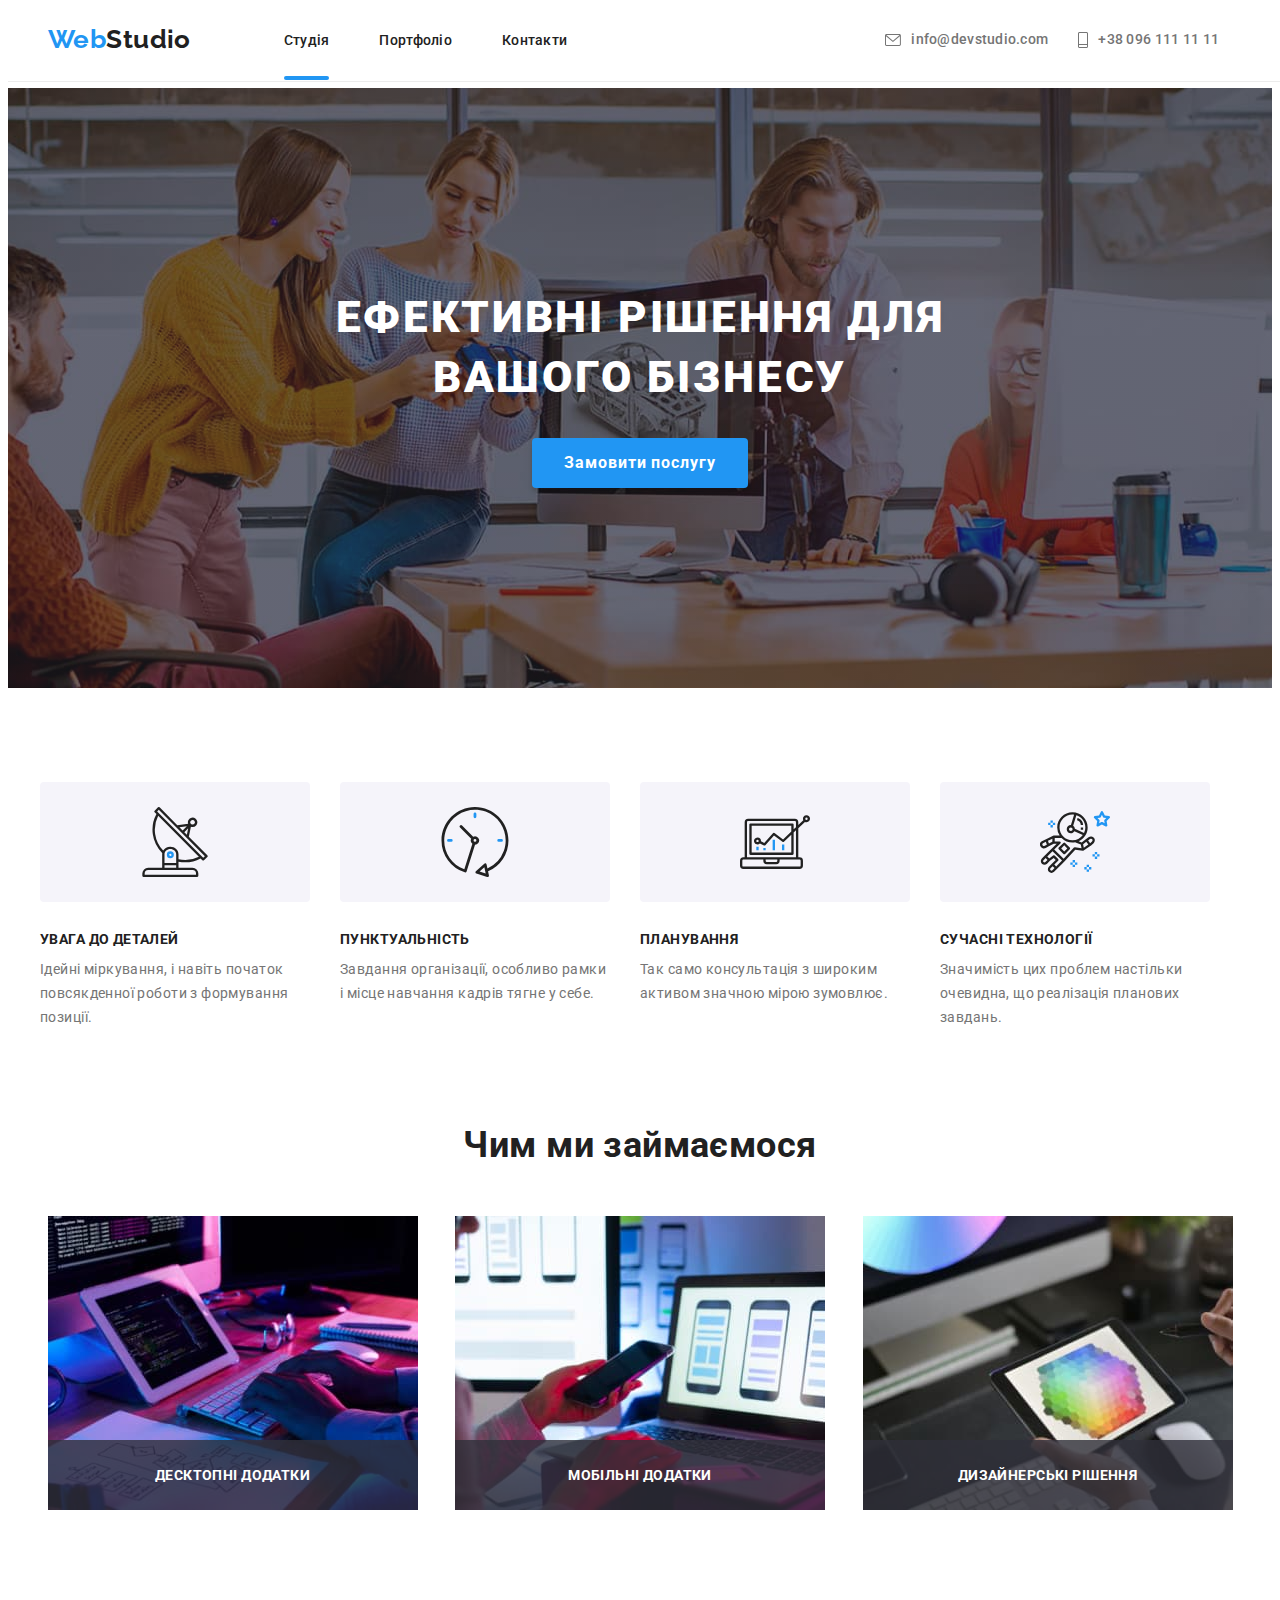
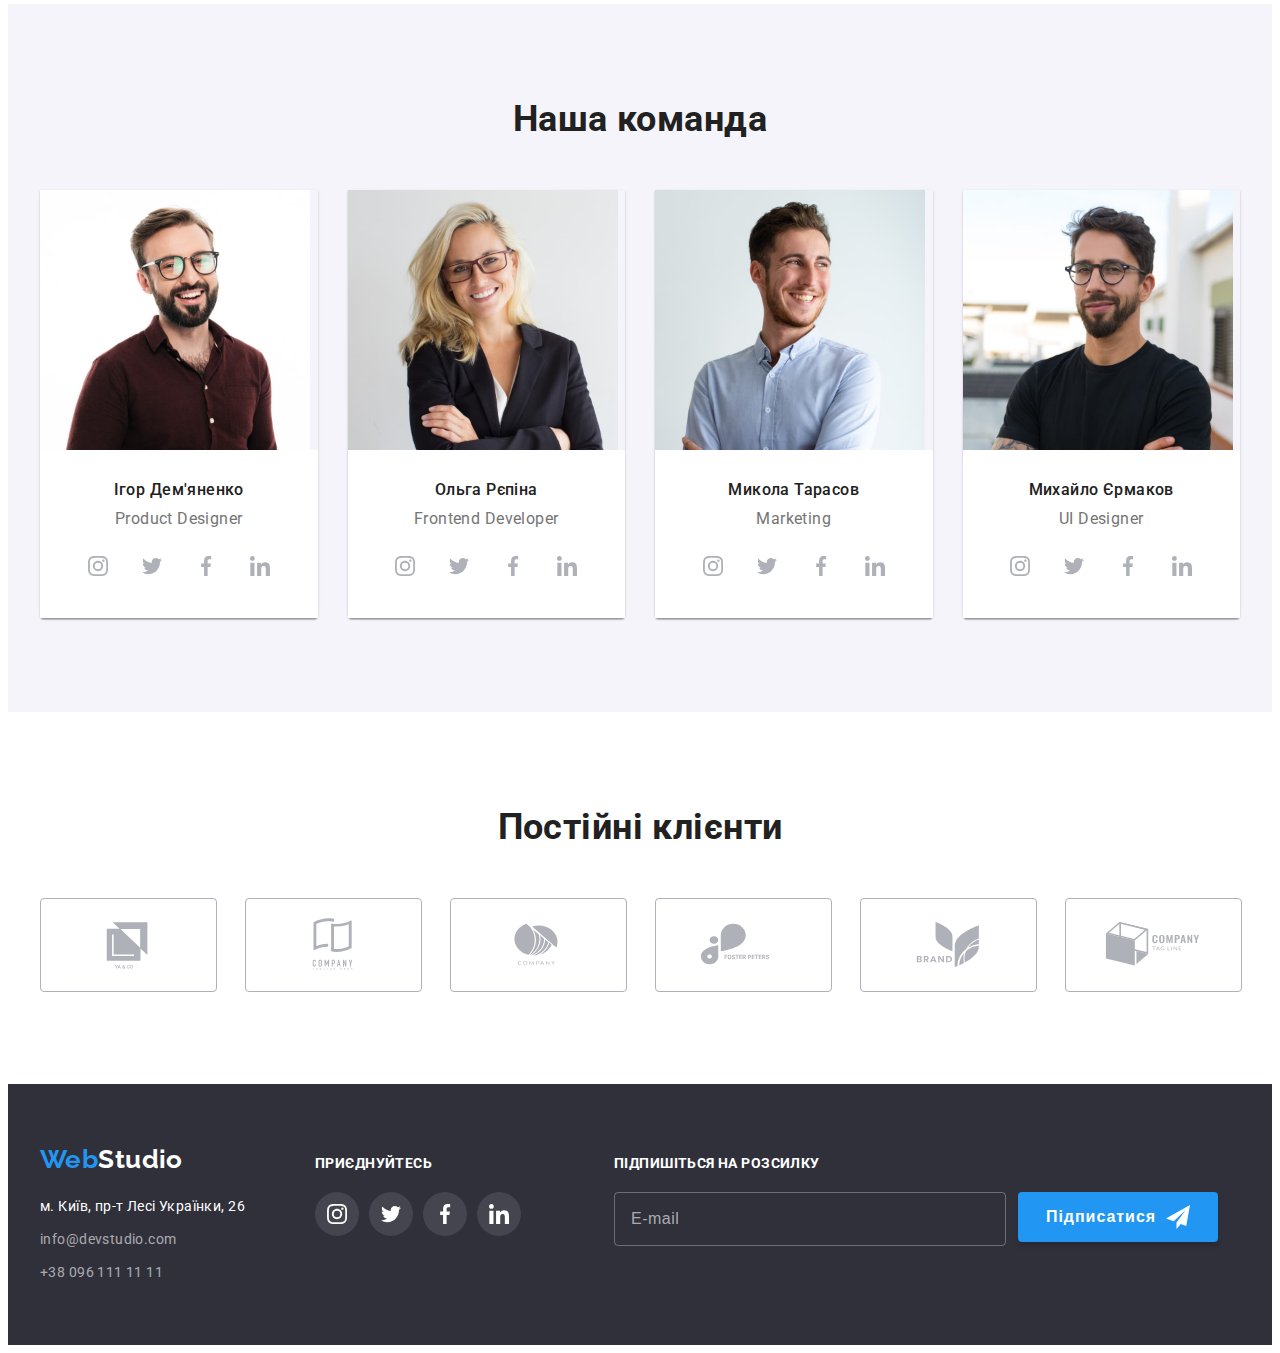
<file: index.html>
<!DOCTYPE html>
<html lang="uk">

<head>
  <meta charset="UTF-8">
  <meta http-equiv="X-UA-Compatible" content="IE=edge">
  <meta name="viewport" content="width=device-width, initial-scale=1.0">

  <link rel="preconnect" href="https://fonts.googleapis.com">
  <link rel="preconnect" href="https://fonts.gstatic.com" crossorigin>
  <link href="https://fonts.googleapis.com/css2?family=Raleway:wght@700&family=Roboto:wght@400;500;700;900&display=swap"
    rel="stylesheet">

  <link rel="stylesheet" href="https://cdnjs.cloudflare.com/ajax/libs/modern-normalize/1.1.0/modern-normalize.min.css"
    integrity="sha512-wpPYUAdjBVSE4KJnH1VR1HeZfpl1ub8YT/NKx4PuQ5NmX2tKuGu6U/JRp5y+Y8XG2tV+wKQpNHVUX03MfMFn9Q=="
    crossorigin="anonymous" referrerpolicy="no-referrer" />

  <link rel="stylesheet" href="./styles/styles.css">
  <link rel="stylesheet" href="./css/main.min.css">

  <title>WebStudio</title>
</head>

<body>
  <header class="header">
    <div class="container header__container">
      <nav class="navigation header__navigation">
        <a class="logo navigation__logo" href="index.html"> Web<span class="logo--color-light">Studio</span></a>
        <ul class="menu">
          <li class="menu__item"><a class="menu__link current" href="index.html">Студія</a></li>
          <li class="menu__item"><a class="menu__link" href="portfolio.html">Портфоліо</a></li>
          <li class="menu__item"><a class="menu__link" href="#contacts">Контакти</a></li>
        </ul>

        <div class="navigation__contacts">
          <ul class="contacts__list">
            <li class="contacts__item">
              <a class="contacts__link" href="mailto:info@devstudio.com">
                <svg width="16" height="12">
                  <use href="./img/icons.svg#icon-mail-icon"></use>
                </svg>
                info@devstudio.com
              </a>
            </li>
            <li class="contacts__item">
              <a class="contacts__link" href="tel:+380961111111">
                <svg width="10" height="16">
                  <use href="./img/icons.svg#icon-phone-icon"></use>
                </svg>
                +38 096 111 11 11
              </a>
            </li>
          </ul>
        </div>
      </nav>
    </div>
  </header>

  <main>
    <section class="banner main__banner">
      <div class="container">
        <h1 class="banner__title">Ефективні рішення для вашого бізнесу</h1>
        <button class="banner__button" type="button" data-modal-open>Замовити послугу</button>
      </div>
    </section>

    <section class="features main__features">
      <div class="container">
        <ul class="features__list">
          <li class="features__item">
            <div class="features__wrap">
              <svg class="features__icon" width="70" height="70">
                <use href="./img/icons.svg#icon-antenna"></use>
              </svg>
            </div>
            <h3 class="features__title">УВАГА ДО ДЕТАЛЕЙ</h3>
            <p class="features__text">Ідейні міркування, і навіть початок повсякденної роботи з формування позиції.</p>
          </li>

          <li class="features__item">
            <div class="features__wrap">
              <svg class="features__icon" width="70" height="70">
                <use href="./img/icons.svg#icon-clock"></use>
              </svg>
            </div>
            <h3 class="features__title">ПУНКТУАЛЬНІСТЬ</h3>
            <p class="features__text">Завдання організації, особливо рамки і місце навчання кадрів тягне у себе.</p>
          </li>

          <li class="features__item">
            <div class="features__wrap">
              <svg class="features__icon" width="70" height="70">
                <use href="./img/icons.svg#icon-diagram"></use>
              </svg>
            </div>
            <h3 class="features__title">ПЛАНУВАННЯ</h3>
            <p class="features__text">Так само консультація з широким активом значною мірою зумовлює.</p>
          </li>

          <li class="features__item">
            <div class="features__wrap">
              <svg class="features__icon" width="70" height="70">
                <use href="./img/icons.svg#icon-astronaut"></use>
              </svg>
            </div>
            <h3 class="features__title">СУЧАСНІ ТЕХНОЛОГІЇ</h3>
            <p class="features__text">Значимість цих проблем настільки очевидна, що реалізація планових завдань.</p>
          </li>
        </ul>
      </div>
    </section>

    <section class="pictures main__pictures">
      <div class="container">
        <h2 class="pictures__title">Чим ми займаємося</h2>
        <ul class="pictures__list">
          <li class="pictures__item">
            <div class="pictures__wrap">
              <img src="img/works-1.jpg" alt="Робота за комп'ютером" width="370" height="294">
              <h4 class="pictures__text">Десктопні додатки</h4>
            </div>
          </li>

          <li class="pictures__item">
            <div class="pictures__wrap">
              <img src="img/works-2.jpg" alt="Робота зі смартфоном за комп'ютером" width="370" height="294">
              <h4 class="pictures__text">Мобільні додатки</h4>
            </div>
          </li>

          <li class="pictures__item">
            <div class="pictures__wrap">
              <img src="img/works-3.jpg" alt="Робота з планшетом за комп'ютером" width="370" height="294">
              <h4 class="pictures__text">Дизайнерські рішення</h4>
            </div>
          </li>
        </ul>
      </div>
    </section>

    <section class="people main__people">
      <div class="container">
        <h2 class="people__title">Наша команда</h2>
        <ul class="people__list">

          <li class="people__item">
            <img src="img/teammate-1.jpg" alt="Член команди 1" width="270" height="260">
            <div class="people__wrap">
              <h3 class="people__name">Ігор Дем'яненко</h3>
              <p class="people__position">Product Designer</p>
              <ul class="people__soc">

                <li class="people__soc-item">
                  <a href="" class="people__soc-link">
                    <svg class="people__soc-icon" width="20" height="20">
                      <use href="./img/icons.svg#icon-instagram"></use>
                    </svg>
                  </a>
                </li>

                <li class="people__soc-item">
                  <a href="" class="people__soc-link">
                    <svg class="people__soc-icon" width="20" height="20">
                      <use href="./img/icons.svg#icon-twitter"></use>
                    </svg>
                  </a>
                </li>

                <li class="people__soc-item">
                  <a href="" class="people__soc-link">
                    <svg class="people__soc-icon" width="20" height="20">
                      <use href="./img/icons.svg#icon-facebook"></use>
                    </svg>
                  </a>
                </li>

                <li class="people__soc-item">
                  <a href="" class="people__soc-link">
                    <svg class="people__soc-icon" width="20" height="20">
                      <use href="./img/icons.svg#icon-linkedin"></use>
                    </svg>
                  </a>
                </li>
              </ul>
            </div>
          </li>

          <li class="people__item">
            <img src="img/teammate-2.jpg" alt="Член команди 2" width="270" height="260">
            <div class="people__wrap">
              <h3 class="people__name">Ольга Рєпіна</h3>
              <p class="people__position">Frontend Developer</p>
              <ul class="people__soc soc__list">

                <li class="people__soc-item">
                  <a href="" class="people__soc-link">
                    <svg class="people__soc-icon" width="20" height="20">
                      <use href="./img/icons.svg#icon-instagram"></use>
                    </svg>
                  </a>
                </li>

                <li class="people__soc-item">
                  <a href="" class="people__soc-link">
                    <svg class="people__soc-icon" width="20" height="20">
                      <use href="./img/icons.svg#icon-twitter"></use>
                    </svg>
                  </a>
                </li>

                <li class="people__soc-item">
                  <a href="" class="people__soc-link">
                    <svg class="people__soc-icon" width="20" height="20">
                      <use href="./img/icons.svg#icon-facebook"></use>
                    </svg>
                  </a>
                </li>

                <li class="people__soc-item">
                  <a href="" class="people__soc-link">
                    <svg class="people__soc-icon" width="20" height="20">
                      <use href="./img/icons.svg#icon-linkedin"></use>
                    </svg>
                  </a>
                </li>
              </ul>
            </div>
          </li>

          <li class="people__item">
            <img src="img/teammate-3.jpg" alt="Член команди 3" width="270" height="260">
            <div class="people__wrap">
              <h3 class="people__name">Микола Тарасов</h3>
              <p class="people__position">Marketing</p>
              <ul class="people__soc soc__list">

                <li class="people__soc-item">
                  <a href="" class="people__soc-link">
                    <svg class="people__soc-icon" width="20" height="20">
                      <use href="./img/icons.svg#icon-instagram"></use>
                    </svg>
                  </a>
                </li>

                <li class="people__soc-item">
                  <a href="" class="people__soc-link">
                    <svg class="people__soc-icon" width="20" height="20">
                      <use href="./img/icons.svg#icon-twitter"></use>
                    </svg>
                  </a>
                </li>

                <li class="people__soc-item">
                  <a href="" class="people__soc-link">
                    <svg class="people__soc-icon" width="20" height="20">
                      <use href="./img/icons.svg#icon-facebook"></use>
                    </svg>
                  </a>
                </li>

                <li class="people__soc-item">
                  <a href="" class="people__soc-link">
                    <svg class="people__soc-icon" width="20" height="20">
                      <use href="./img/icons.svg#icon-linkedin"></use>
                    </svg>
                  </a>
                </li>
              </ul>
            </div>

          </li>

          <li class="people__item">
            <img src="img/teammate-4.jpg" alt="Член команди 4" width="270" height="260">
            <div class="people__wrap">
              <h3 class="people__name">Михайло Єрмаков</h3>
              <p class="people__position">UI Designer</p>
              <ul class="people__soc soc__list">

                <li class="people__soc-item">
                  <a href="" class="people__soc-link">
                    <svg class="people__soc-icon" width="20" height="20">
                      <use href="./img/icons.svg#icon-instagram"></use>
                    </svg>
                  </a>
                </li>

                <li class="people__soc-item">
                  <a href="" class="people__soc-link">
                    <svg class="people__soc-icon" width="20" height="20">
                      <use href="./img/icons.svg#icon-twitter"></use>
                    </svg>
                  </a>
                </li>

                <li class="people__soc-item">
                  <a href="" class="people__soc-link">
                    <svg class="people__soc-icon" width="20" height="20">
                      <use href="./img/icons.svg#icon-facebook"></use>
                    </svg>
                  </a>
                </li>

                <li class="people__soc-item">
                  <a href="" class="people__soc-link">
                    <svg class="people__soc-icon" width="20" height="20">
                      <use href="./img/icons.svg#icon-linkedin"></use>
                    </svg>
                  </a>
                </li>
              </ul>
            </div>
          </li>
        </ul>
      </div>
    </section>

    <section class="icons main__partners">
      <div class="container">
        <h2 class="icons__title">Постійні клієнти</h2>
        <ul class="icons__list">

          <li class="icons__item">
            <a href="" class="icons__link">
              <svg class="icons__icon" width="106" height="60">
                <use href="./img/icons.svg#icon-logo-1"></use>
              </svg>
            </a>
          </li>

          <li class="icons__item">
            <a href="" class="icons__link">
              <svg class="icons__icon" width="106" height="60">
                <use href="./img/icons.svg#icon-logo-2"></use>
              </svg>
            </a>
          </li>

          <li class="icons__item">
            <a href="" class="icons__link">
              <svg class="icons__icon" width="106" height="60">
                <use href="./img/icons.svg#icon-logo-3"></use>
              </svg>
            </a>
          </li>

          <li class="icons__item">
            <a href="" class="icons__link">
              <svg class="icons__icon" width="106" height="60">
                <use href="./img/icons.svg#icon-logo-4"></use>
              </svg>
            </a>
          </li>

          <li class="icons__item">
            <a href="" class="icons__link">
              <svg class="icons__icon" width="106" height="60">
                <use href="./img/icons.svg#icon-logo-5"></use>
              </svg>
            </a>
          </li>

          <li class="icons__item">
            <a href="" class="icons__link">
              <svg class="icons__icon" width="106" height="60">
                <use href="./img/icons.svg#icon-logo-6"></use>
              </svg>
            </a>
          </li>
        </ul>
      </div>
    </section>
  </main>

  <footer>
    <div class="container footer__container">
      <div class="footer__contacts">
        <a class="logo footer__logo" href="index.html"> Web<span class="logo--color-dark">Studio</span></a>
        <address id="contacts">
          <ul>
            <li class="footer__contacts-item"><a class="footer__adds" href="https://goo.gl/maps/CPtrU1FHBa2aNyZL9"
                target="_blank" rel="noopener noreferrer nofollow">м. Київ, пр-т Лесі Українки, 26 </a></li>
            <li class="footer__contacts-item"><a class="footer__contact-link"
                href="mailto:info@devstudio.com">info@devstudio.com</a></li>
            <li class="footer__contacts-item"><a class="footer__contact-link" href="tel:+380961111111">+38 096 111 11
                11</a></li>
          </ul>
        </address>
      </div>

      <div class="footer__soc">
        <h4 class="footer__soc-title">приєднуйтесь</h4>
        <ul class="footer__soc-list">

          <li class="footer__soc-item">
            <a href="" class="footer__soc-link">
              <svg class="footer__soc-icon" width="20" height="20">
                <use href="./img/icons.svg#icon-instagram"></use>
              </svg>
            </a>
          </li>

          <li class="footer__soc-item">
            <a href="" class="footer__soc-link">
              <svg class="footer__soc-icon" width="20" height="20">
                <use href="./img/icons.svg#icon-twitter"></use>
              </svg>
            </a>
          </li>

          <li class="footer__soc-item">
            <a href="" class="footer__soc-link">
              <svg class="footer__soc-icon" width="20" height="20">
                <use href="./img/icons.svg#icon-facebook"></use>
              </svg>
            </a>
          </li>

          <li class="footer__soc-item">
            <a href="" class="footer__soc-link">
              <svg class="footer__soc-icon" width="20" height="20">
                <use href="./img/icons.svg#icon-linkedin"></use>
              </svg>
            </a>
          </li>
        </ul>
      </div>

      <div class="footer__subs">
        <form class="subs__form">
          <label for="footer-user-email" class="subs__title">Підпишіться на розсилку</label>
          <div class="subs__wrap">
            <input type="email" name="footer-user-email" class="subs__wrap-input" placeholder="E-mail"
              id="footer-user-email" required>

            <button type="submit" class="subs__btn">Підписатися
              <svg class="subs__btn-icon" width="24" height="24">
                <use href="./img/icons.svg#icon-send"></use>
              </svg>
            </button>
          </div>
        </form>
      </div>
    </div>
  </footer>

  <div class="backdrop is-hidden" data-modal>
    <div class="modal" data-modal-open>
      <button type="button" class="modal-close" data-modal-close>
        <svg class="modal-close-icon" width="14" height="14">
          <use href="./img/icons.svg#icon-close"></use>
        </svg>
      </button>
      <p class="modal-title">Залиште свої дані, ми вам передзвонимо</p>
      <form class="modal-form">
        <div class="modal-field">
          <label for="user-name" class="input-label">Ім'я</label>
          <div class="input-wrap">
            <input type="text" name="user-name" class="modal-input" placeholder="" required id="user-name" />
            <svg class="modal-input-icon" width="18" height="18">
              <use href="./img/icons.svg#icon-person-modal-logo"></use>
            </svg>
          </div>
        </div>

        <div class="modal-field">
          <label for="user-tel" class="input-label">Телефон</label>
          <div class="input-wrap">
            <input type="tel" name="user-tel" class="modal-input" placeholder="" title="" value="" required
              id="user-tel" />
            <svg class="modal-input-icon" width="18" height="18">
              <use href="./img/icons.svg#icon-phone-modal-logo"></use>
            </svg>
          </div>
        </div>

        <div class="modal-field">
          <label for="user-email" class="input-label">Пошта</label>
          <div class="input-wrap">
            <input type="email" name="user-email" class="modal-input" placeholder="" required id="user-email" />
            <svg class="modal-input-icon" width="18" height="18">
              <use href="./img/icons.svg#icon-email-modal-logo"></use>
            </svg>
          </div>
        </div>

        <div class="modal-field-comment">
          <label for="user-comment" class="input-label">Коментар</label>
          <div class="input-wrap">
            <textarea name="user-comment" id="user-comment" class="modal-text" placeholder="Введіть текст"></textarea>
          </div>
        </div>

        <div class="checkbox">
          <input type="checkbox" name="agreement" id="privasy" value="agreement"
            class="checkbox-input visually-hidden" />
          <label for="privasy" class="checkbox-label">
            <span>
              <svg class="checkbox-icon" width="16" height="15">
                <use href="./img/icons.svg#icon-accept"></use>
              </svg>
            </span>
            Погоджуюся з розсилкою та приймаю<a class="term-link" href="">Умови договору</a>
          </label>
        </div>

        <button type="submit" class="modal-submit">Відправити</button>

      </form>
    </div>

  </div>
  <script src="./js/modal.js"></script>

</body>

</html>
</file>
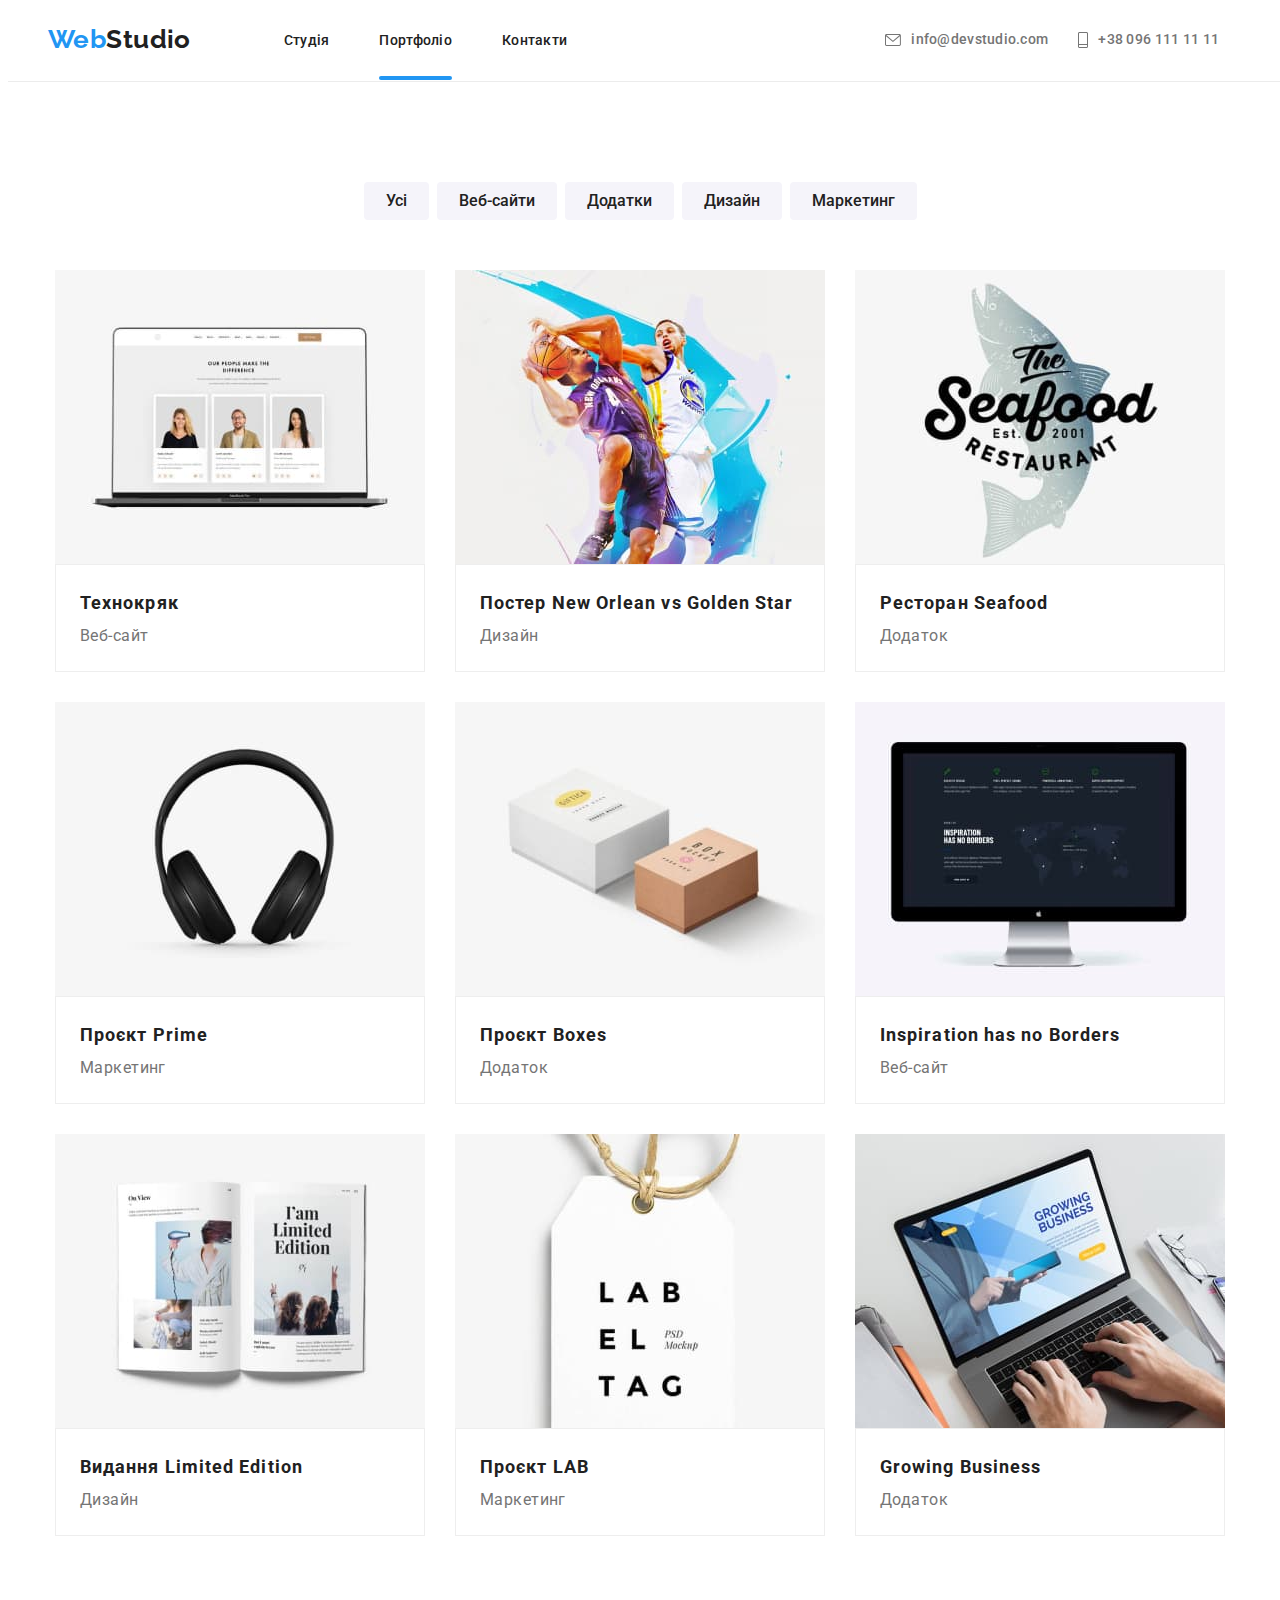
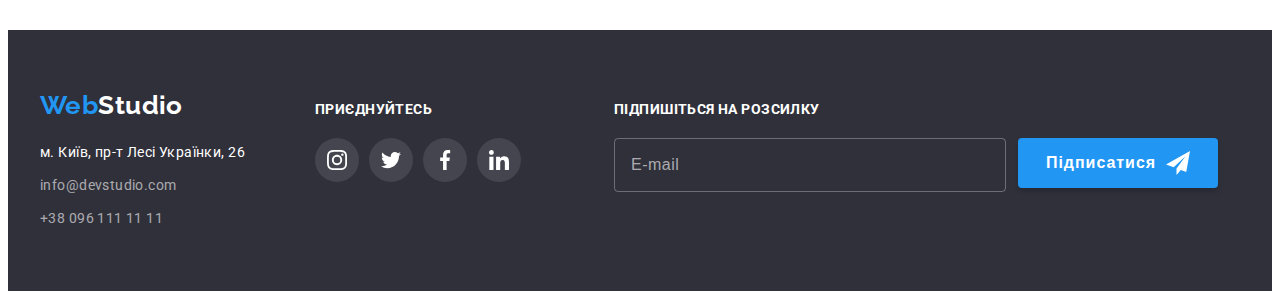
<file: portfolio.html>
<!DOCTYPE html>
<html lang="uk">

<head>
  <meta charset="UTF-8">
  <meta http-equiv="X-UA-Compatible" content="IE=edge">
  <meta name="viewport" content="width=device-width, initial-scale=1.0">

  <link rel="preconnect" href="https://fonts.googleapis.com">
  <link rel="preconnect" href="https://fonts.gstatic.com" crossorigin>
  <link href="https://fonts.googleapis.com/css2?family=Raleway:wght@700&family=Roboto:wght@400;500;700;900&display=swap"
    rel="stylesheet">

  <link rel="stylesheet" href="https://cdnjs.cloudflare.com/ajax/libs/modern-normalize/1.1.0/modern-normalize.min.css"
    integrity="sha512-wpPYUAdjBVSE4KJnH1VR1HeZfpl1ub8YT/NKx4PuQ5NmX2tKuGu6U/JRp5y+Y8XG2tV+wKQpNHVUX03MfMFn9Q=="
    crossorigin="anonymous" referrerpolicy="no-referrer" />

  <link rel="stylesheet" href="./styles/styles.css">
  <link rel="stylesheet" href="./css/main.min.css">

  <title>WebStudio</title>
</head>

<body>
  <header class="header">
    <div class="container header__container">
      <nav class="navigation header__navigation">
        <a class="logo navigation__logo" href="index.html"> Web<span class="logo--color-light">Studio</span></a>
        <ul class="menu">
          <li class="menu__item"><a class="menu__link" href="index.html">Студія</a></li>
          <li class="menu__item"><a class="menu__link current" href="portfolio.html">Портфоліо</a></li>
          <li class="menu__item"><a class="menu__link" href="#contacts">Контакти</a></li>
        </ul>

        <div class="navigation__contacts">
          <ul class="contacts__list">
            <li class="contacts__item">
              <a class="contacts__link" href="mailto:info@devstudio.com">
                <svg width="16" height="12">
                  <use href="./img/icons.svg#icon-mail-icon"></use>
                </svg>
                info@devstudio.com
              </a>
            </li>
            <li class="contacts__item">
              <a class="contacts__link" href="tel:+380961111111">
                <svg width="10" height="16">
                  <use href="./img/icons.svg#icon-phone-icon"></use>
                </svg>
                +38 096 111 11 11
              </a>
            </li>
          </ul>
        </div>
      </nav>
    </div>
  </header>

      <main>
        <section class="galary galary__main">
          <div class="container galary__container">
            <ul class="galary__list">
              <li class="galary__item"> 
                <button class="galary__btn" type="button"> <span class="galary__btn-title">Усі</span></button>
              </li>
              <li class="galary__item">
                <button class="galary__btn" type="button"> <span class="galary__btn-title">Веб-сайти</span></button>
              </li>
              <li class="galary__item">
                <button class="galary__btn" type="button"> <span class="galary__btn-title">Додатки</span></button>
              </li>
              <li class="galary__item">
                <button class="galary__btn" type="button"> <span class="galary__btn-title">Дизайн</span></button>
              </li>
              <li class="galary__item">
                <button class="galary__btn" type="button"> <span class="galary__btn-title">Маркетинг</span></button>        
              </li>
            </ul>
          </div>

          <div class="container">       
            <ul class="grid__list">

              <li class="grid__item">
                <a class="grid__link" href="">
                <div class="product">
                  <div class="product__wrap">
                    <img src="./img-portfolio/portfolio-1.jpg" alt="Візуальне зображення сайту Технокряк" width="370" height="294">
                    <p class="product__text">Ресурс пропонує комплексні пропозиції з різним рівнем функціоналу та сервісів. Все це дозволить відвідувачу отримати вичерпні відомості про компанію чи приватну особу.</p>
                  </div>

                  <div class="product__description">
                    <h3 class="description__name">Технокряк</h3> 
                    <p class="description__text">Веб-сайт</p>
                  </div>
                </div>
                </a>
              </li>

              <li class="grid__item">
                <a class="grid__link" href="">
                  <div class="product">
                    <div class="product__wrap">
                        <img src="./img-portfolio/portfolio-2.jpg" alt="Баскетболіст New Orlean та Golden Star" width="370" height="294">
                        <p class="product__text">Ресурс пропонує комплексні пропозиції з різним рівнем функціоналу та сервісів. Все це дозволить відвідувачу отримати вичерпні відомості про компанію чи приватну особу.</p>
                      </div>
                    <div class="product__description">
                      <h3 class="description__name">Постер New Orlean vs Golden Star</h3> 
                      <p class="description__text">Дизайн</p>
                    </div>
                  </div>
                </a>
              </li>

              <li class="grid__item">
                <a class="grid__link" href="">
                  <div class="product">
                    <div class="product__wrap">
                        <img src="./img-portfolio/portfolio-3.jpg" alt="Візуальне зображення ресторан Seafood на фоні форелі" width="370" height="294">
                        <p class="product__text">Ресурс пропонує комплексні пропозиції з різним рівнем функціоналу та сервісів. Все це дозволить відвідувачу отримати вичерпні відомості про компанію чи приватну особу.</p>
                      </div>
                    <div class="product__description">
                      <h3 class="description__name">Ресторан Seafood</h3> 
                      <p class="description__text">Додаток</p>
                    </div>
                  </div>
                </a>
              </li>

              <li class="grid__item">
                <a class="grid__link" href="">
                  <div class="product">
                    <div class="product__wrap">
                        <img src="./img-portfolio/portfolio-4.jpg" alt="Чорні навушників" width="370" height="294">
                        <p class="product__text">Ресурс пропонує комплексні пропозиції з різним рівнем функціоналу та сервісів. Все це дозволить відвідувачу отримати вичерпні відомості про компанію чи приватну особу.</p>
                      </div>
                    <div class="product__description">
                      <h3 class="description__name">Проєкт Prime</h3> 
                      <p class="description__text">Маркетинг</p>
                    </div>
                  </div>
                </a>
              </li>

              <li class="grid__item">
                <a class="grid__link" href="">
                  <div class="product">
                    <div class="product__wrap">
                        <img src="./img-portfolio/portfolio-5.jpg" alt="Білий та коричневий підручники" width="370" height="294">
                        <p class="product__text">Ресурс пропонує комплексні пропозиції з різним рівнем функціоналу та сервісів. Все це дозволить відвідувачу отримати вичерпні відомості про компанію чи приватну особу.</p>
                      </div>
                    <div class="product__description">
                      <h3 class="description__name">Проєкт Boxes</h3> 
                      <p class="description__text">Додаток</p>
                    </div>
                  </div>
                </a>
              </li>

              <li class="grid__item">
                <a class="grid__link" href="">
                  <div class="product">
                    <div class="product__wrap">
                        <img src="./img-portfolio/portfolio-6.jpg" alt="Монітор iMac з візуальним зображенням сайту Inspiration has no Borders" width="370" height="294">
                        <p class="product__text">Ресурс пропонує комплексні пропозиції з різним рівнем функціоналу та сервісів. Все це дозволить відвідувачу отримати вичерпні відомості про компанію чи приватну особу.</p>
                      </div>
                    <div class="product__description">
                      <h3 class="description__name">Inspiration has no Borders</h3> 
                      <p class="description__text">Веб-сайт</p>
                    </div>
                  </div>
                </a>
              </li>

              <li class="grid__item">
                <a class="grid__link" href="">
                  <div class="product">
                    <div class="product__wrap">
                        <img src="./img-portfolio/portfolio-7.jpg" alt="Дві розгорнуті сторінки журналу Limited Edition" width="370" height="294">
                        <p class="product__text">Ресурс пропонує комплексні пропозиції з різним рівнем функціоналу та сервісів. Все це дозволить відвідувачу отримати вичерпні відомості про компанію чи приватну особу.</p>
                      </div>
                    <div class="product__description">
                      <h3 class="description__name">Видання Limited Edition</h3> 
                      <p class="description__text">Дизайн</p>
                    </div>
                  </div >
                </a>
              </li>

              <li class="grid__item">
                <a class="grid__link" href="">
                  <div class="product">
                    <div class="product__wrap">
                        <img src="./img-portfolio/portfolio-8.jpg" alt="Біла паперова бірка з логотипом LAB" width="370" height="294">
                        <p class="product__text">Ресурс пропонує комплексні пропозиції з різним рівнем функціоналу та сервісів. Все це дозволить відвідувачу отримати вичерпні відомості про компанію чи приватну особу.</p>
                      </div>
                    <div class="product__description">
                      <h3 class="description__name">Проєкт LAB</h3> 
                      <p class="description__text">Маркетинг</p>
                    </div>
                  </div>
                </a>
              </li>

              <li class="grid__item">
                <a class="grid__link" href="">
                  <div class="product">
                    <div class="product__wrap">
                        <img src="./img-portfolio/portfolio-9.jpg" alt="Візуальне зображення роботи за комп'ютером з сайтом Growing Business" width="370" height="294">
                        <p class="product__text">Ресурс пропонує комплексні пропозиції з різним рівнем функціоналу та сервісів. Все це дозволить відвідувачу отримати вичерпні відомості про компанію чи приватну особу.</p>
                      </div>
                    <div class="product__description">
                      <h3 class="description__name">Growing Business</h3> 
                      <p class="description__text">Додаток</p>
                    </div>
                  </div>
                </a>
              </li>
            </ul>
          </div>  
        </section>   
      </main>

      <footer>
        <div class="container footer__container">
          <div class="footer__contacts">
            <a class="logo footer__logo" href="index.html"> Web<span class="logo--color-dark">Studio</span></a>
            <address id="contacts">
              <ul>
                <li class="footer__contacts-item"><a class="footer__adds" href="https://goo.gl/maps/CPtrU1FHBa2aNyZL9"
                    target="_blank" rel="noopener noreferrer nofollow">м. Київ, пр-т Лесі Українки, 26 </a></li>
                <li class="footer__contacts-item"><a class="footer__contact-link"
                    href="mailto:info@devstudio.com">info@devstudio.com</a></li>
                <li class="footer__contacts-item"><a class="footer__contact-link" href="tel:+380961111111">+38 096 111 11
                    11</a></li>
              </ul>
            </address>
          </div>
      
          <div class="footer__soc">
            <h4 class="footer__soc-title">приєднуйтесь</h4>
            <ul class="footer__soc-list">
      
              <li class="footer__soc-item">
                <a href="" class="footer__soc-link">
                  <svg class="footer__soc-icon" width="20" height="20">
                    <use href="./img/icons.svg#icon-instagram"></use>
                  </svg>
                </a>
              </li>
      
              <li class="footer__soc-item">
                <a href="" class="footer__soc-link">
                  <svg class="footer__soc-icon" width="20" height="20">
                    <use href="./img/icons.svg#icon-twitter"></use>
                  </svg>
                </a>
              </li>
      
              <li class="footer__soc-item">
                <a href="" class="footer__soc-link">
                  <svg class="footer__soc-icon" width="20" height="20">
                    <use href="./img/icons.svg#icon-facebook"></use>
                  </svg>
                </a>
              </li>
      
              <li class="footer__soc-item">
                <a href="" class="footer__soc-link">
                  <svg class="footer__soc-icon" width="20" height="20">
                    <use href="./img/icons.svg#icon-linkedin"></use>
                  </svg>
                </a>
              </li>
            </ul>
          </div>
      
          <div class="footer__subs">
            <form class="subs__form">
              <label for="footer-user-email" class="subs__title">Підпишіться на розсилку</label>
              <div class="subs__wrap">
                <input type="email" name="footer-user-email" class="subs__wrap-input" placeholder="E-mail"
                  id="footer-user-email" required>
      
                <button type="submit" class="subs__btn">Підписатися
                  <svg class="subs__btn-icon" width="24" height="24">
                    <use href="./img/icons.svg#icon-send"></use>
                  </svg>
                </button>
              </div>
            </form>
          </div>
        </div>
      </footer>
    </body>
</html>
</file>
<file: styles/styles.css>
/*---------- scroll ----------*/

/*---------- root ----------*/

/*-------------------- header --------------------*/

/*---------- header-navigation ----------*/

/*---------- header-contacts ----------*/

/*-------------------- hero --------------------*/

/*---------- banner ----------*/

/*---------- hero-list -----------*/

/*---------- hero-projects -----------*/

/*---------- hero-team-list -----------*/

/*---------- hero-partners-list -----------*/

/*-------------------- portfolio --------------------*/

/*---------- portfolio-filter-list ----------*/

/*---------- portfolio-projects-list ----------*/

/*-------------------- footer --------------------*/

/*---------- footer-logo-contacts ----------*/

/*---------- footer-soc-networks ----------*/

/*---------- footer-subscription ----------*/

/*---------- modal window ----------*/

/*---------- modal window content----------*/
</file>
<file: css/main.min.css>
:root{--primary-text-color: #757575;--secondary-text-color: #212121;--white-color: #FFFFFF;--black-color: #000000;--background-our-team: #F5F4FA;--background-hero-footer: #2F303A;--accent-color: #2196F3;--button-active: #188CE8;--body-color: #F5F5F5;--bottom-color: #ECECEC;--icon-color: #AFB1B8;--projects-description: rgba(47, 48, 58, 0.8);--portfolio-definition: rgba(33, 150, 243, 0.9);--overlay: rgba(0, 0, 0, 0.2);--animation: 250ms cubic-bezier(0.4, 0, 0.2, 1);--modal-border-color: rgba(33, 33, 33, 0.2);--placeholder-color: rgba(117, 117, 117, 0.5)}p,h1,h2,h3,h4,h5,h6{margin:0}ul,ol{margin:0;padding-left:0}button{cursor:pointer}address{font-style:normal}img{display:block;max-width:100%;height:auto}a{text-decoration:none}ul{list-style:none}html{scroll-behavior:smooth}body{font-family:"Roboto",sans-serif;font-size:14px;letter-spacing:.03em;background-color:var(--white-color);padding-top:80px}main{color:var(--background-our-team)}.visually-hidden{position:absolute;white-space:nowrap;width:1px;height:1px;overflow:hidden;border:0;padding:0;clip:rect(0 0 0 0);-webkit-clip-path:inset(50%);clip-path:inset(50%);margin:-1px}.container{width:1200px;padding-left:15px;padding-right:15px;margin:0 auto}.header{background:var(--white-color);flex-direction:row;border-bottom-width:1px;border-bottom-style:solid;border-bottom-color:var(--bottom-color);position:fixed;width:100%;top:0;z-index:5}.logo{font-family:"Raleway";font-weight:700;font-size:26px;line-height:1.19;color:var(--accent-color)}.navigation__logo{padding-top:24px;padding-bottom:25px}.logo--color-light{color:var(--secondary-text-color)}.logo--color-dark{color:var(--white-color)}.header__navigation{display:flex}.menu{padding:32px 318px 32px 93px;display:flex;gap:50px}.menu__link{font-weight:500;line-height:1.14;letter-spacing:.02em;color:var(--secondary-text-color);gap:50px;position:relative;transition:color var(--animation)}.menu__link:hover,.menu__link:focus{color:var(--accent-color)}.current:visited{color:var(--accent-color)}.current:after{content:"";display:block;width:100%;height:4px;background-color:var(--accent-color);border-radius:2px;bottom:-32px;position:absolute}.navigation__contacts{padding-top:32px;padding-bottom:32px}.contacts__list{display:flex;gap:30px}.contacts__link{font-weight:500;line-height:1.14;letter-spacing:.02em;color:var(--primary-text-color);fill:currentColor;display:flex;align-items:center;gap:10px;transition:color var(--animation)}.contacts__link:hover,.contacts__link:focus{color:var(--accent-color)}.main__banner{background:var(--background-hero-footer);padding:200px 0;background-image:linear-gradient(rgba(47, 48, 58, 0.4), rgba(47, 48, 58, 0.4)),url(../img/hero-bg.jpg);background-repeat:no-repeat;background-position:center;background-size:cover;max-width:1600px;margin:0 auto}.banner__title{font-weight:900;font-size:44px;line-height:1.36;text-align:center;letter-spacing:.06em;text-transform:uppercase;color:var(--white-color);width:696px;margin:0 auto}.banner__button{border:0;border-radius:0;font-family:"Roboto";font-weight:700;font-size:16px;line-height:1.88;text-align:center;letter-spacing:.06em;color:var(--white-color);background-color:var(--accent-color);cursor:pointer;margin:0 auto;display:block;margin-top:30px;padding:10px 32px;box-shadow:0px 4px 4px rgba(0,0,0,.15);border-radius:4px}.banner__button:hover{background-color:var(--button-active);transition:background-color var(--animation)}.main__features{padding-top:94px}.features__list{height:248px;display:flex;gap:30px}.features__item{width:270px}.features__item:nth-child(2),.features__item:nth-child(3){height:224px}.features__wrap{width:270px;height:120px;margin-bottom:30px;background:var(--background-our-team);border-radius:4px;display:flex;align-items:center;justify-content:center}.features__title{font-weight:700;font-size:14px;line-height:1.14;text-transform:uppercase;color:var(--secondary-text-color);margin-bottom:10px}.features__text{line-height:1.71;color:var(--primary-text-color)}.main__pictures{padding-top:94px;padding-bottom:94px}.pictures__title{font-weight:700;font-size:36px;line-height:1.17;letter-spacing:none;text-align:center;color:var(--secondary-text-color);margin-bottom:50px}.pictures__list{display:flex;gap:30px;justify-content:space-evenly}.pictures__wrap{position:relative}.pictures__text{position:absolute;bottom:0;display:flex;align-items:center;justify-content:center;width:100%;height:70px;background:var(--projects-description);text-transform:uppercase;color:var(--white-color)}.main__people{background:var(--background-our-team);padding-top:94px;padding-bottom:94px}.people__title{font-weight:700;font-size:36px;line-height:1.17;letter-spacing:none;text-align:center;color:var(--secondary-text-color);margin-bottom:50px}.people__list{display:flex;gap:30px;justify-content:space-evenly}.people__item{box-shadow:0px 1px 3px rgba(0,0,0,.12),0px 1px 1px rgba(0,0,0,.14),0px 2px 1px rgba(0,0,0,.2);border-radius:0px 0px 4px 4px;width:calc((100% - 90px)/4);text-align:center}.people__wrap{background:var(--white-color);padding-top:30px;padding-bottom:30px;align-items:center}.people__name{font-weight:500;font-size:16px;line-height:1.19;color:var(--secondary-text-color);margin-bottom:10px;padding-left:auto;padding-right:auto}.people__position{margin-bottom:16px;font-size:16px;line-height:1.19;color:var(--primary-text-color)}.people__soc{display:flex;justify-content:center;gap:10px}.people__soc-item{width:44px;height:44px}.people__soc-link{width:100%;height:100%;background:var(--white-color);border-radius:50%;display:flex;align-items:center;justify-content:center;fill:var(--icon-color);transition:background-color var(--animation),fill var(--animation)}.people__soc-link:hover,.people__soc-link:focus{background-color:var(--accent-color);fill:var(--white-color)}.main__partners{padding-top:94px;padding-bottom:94px}.icons__title{font-weight:700;font-size:36px;line-height:1.17;letter-spacing:none;text-align:center;color:var(--secondary-text-color);margin-bottom:50px}.icons__list{display:flex;gap:30px}.icons__item{width:calc((100% - 150px)/6);height:92px}.icons__link{width:100%;height:100%;border:1px solid var(--icon-color);border-radius:4px;display:flex;align-items:center;justify-content:center;transition:border-color var(--animation)}.icons__link:hover,.icons__link:focus{border-color:var(--accent-color)}.icons__icon{fill:var(--icon-color);transition:fill var(--animation)}.icons__link:hover .icons__icon,.icons__link:focus .icons__icon{fill:var(--accent-color)}.galary__main{padding-bottom:94px;padding-top:94px}.galary__container{margin-bottom:50px}.galary__list{display:flex;gap:8px;justify-content:center}.galary__btn{border:0;border-radius:0;color:var(--secondary-text-color);background:var(--background-our-team);cursor:pointer;margin:0 auto;display:block;padding:6px 22px;border-radius:4px;transition:color var(--animation),background-color var(--animation),box-shadow var(--animation)}.galary__btn:hover,.galary__btn:focus,.galary__btn:visited{color:var(--white-color);background-color:var(--accent-color);box-shadow:0px 3px 1px rgba(0,0,0,.1),0px 1px 2px rgba(0,0,0,.08),0px 2px 2px rgba(0,0,0,.12)}.galary__btn-title{font-family:"Roboto";font-weight:500;font-size:16px;line-height:1.62;text-align:center}.grid__list{display:flex;flex-wrap:wrap;justify-content:center;gap:30px}.grid__item:hover .product__text{transform:translateY(0)}.product{transition:box-shadow var(--animation)}.product:hover,.product:focus{box-shadow:0px 1px 1px rgba(0,0,0,.12),0px 4px 4px rgba(0,0,0,.06),1px 4px 6px rgba(0,0,0,.16)}.product__wrap{position:relative;overflow:hidden;transition:opacity var(--animation)}.product__text{position:absolute;top:0;left:0;padding:63px 24px;color:var(--white-color);font-size:18px;line-height:1.56;background-color:var(--portfolio-definition);height:100%;transform:translateY(100%);transition:transform var(--animation);overflow:auto}.product__description{background:var(--white-color);padding:20px 24px;border:1px solid #eee}.description__name{font-weight:700;font-size:18px;line-height:2;letter-spacing:.06em;color:var(--secondary-text-color)}.description__text{font-size:16px;line-height:1.88;color:var(--primary-text-color)}footer{background:var(--background-hero-footer);padding-top:60px;padding-bottom:60px}.footer__container{display:flex;align-items:baseline}address{display:flex;gap:70px}.footer__logo{display:block;margin-bottom:20px}.footer__contacts-item:not(:last-child){margin-bottom:9px}.footer__adds{font-style:normal;line-height:1.71;color:var(--white-color);transition:color var(--animation)}.footer__adds:hover,.footer__adds:focus{color:var(--accent-color)}.footer__contact-link{font-style:normal;font-weight:400;line-height:1.71;color:rgba(255,255,255,.6);transition:color var(--animation)}.footer__contact-link:hover,.footer__contact-link:focus{color:var(--accent-color)}.footer__soc{margin-left:70px}.footer__soc-title{font-weight:700;font-size:14px;line-height:1.14;text-transform:uppercase;color:var(--white-color);margin-bottom:20px}.footer__soc-list{display:flex;justify-content:center;gap:10px}.footer__soc-item{width:44px;height:44px}.footer__soc-link{width:100%;height:100%;background:rgba(255,255,255,.1);border-radius:50%;display:flex;align-items:center;justify-content:center;fill:var(--white-color);transition:background-color var(--animation),fill var(--animation)}.footer__soc-link:hover,.footer__soc-link:focus{background-color:var(--accent-color);fill:var(--white-color)}.footer__subs{margin-left:93px}.subs__title{font-weight:700;font-size:14px;line-height:1.14;text-transform:uppercase;color:var(--white-color);margin-bottom:20px}.subs__wrap{margin-top:20px;display:flex}.subs__wrap-input{width:358px;height:50px;padding-left:16px;padding-right:16px;background-color:rgba(0,0,0,0);color:var(--white-color);border:1px solid rgba(255,255,255,.3);border-radius:4px;outline:rgba(0,0,0,0);transition:border-color var(--animation)}.subs__wrap-input:focus{border-color:var(--accent-color)}.subs__wrap-input::-moz-placeholder{font-size:16px;line-height:1.25;letter-spacing:.03em;color:rgba(255,255,255,.6)}.subs__wrap-input:-ms-input-placeholder{font-size:16px;line-height:1.25;letter-spacing:.03em;color:rgba(255,255,255,.6)}.subs__wrap-input::placeholder{font-size:16px;line-height:1.25;letter-spacing:.03em;color:rgba(255,255,255,.6)}.subs__btn{width:200px;height:50px;font-weight:700;font-size:16px;line-height:1.88;letter-spacing:.06em;color:var(--white-color);background-color:var(--accent-color);box-shadow:0px 4px 4px rgba(0,0,0,.15);border-radius:4px;border:rgba(0,0,0,0);display:flex;align-items:center;justify-content:center;margin-left:12px;transition:background-color var(--animation)}.subs__btn:hover{background-color:var(--button-active)}.subs__btn-icon{fill:var(--white-color);margin-left:10px}.backdrop{height:100%;width:100%;top:0;position:fixed;z-index:10;background-color:var(--overlay);transition:opacity var(--animation),visibility var(--animation)}.backdrop.is-hidden{opacity:0;visibility:hidden;pointer-events:none}.backdrop.is-hidden .modal{transform:translate(-50%, -50%);border-radius:50%}.modal{width:528px;min-height:581px;background-color:var(--white-color);box-shadow:0px 1px 3px rgba(0,0,0,.12),0px 1px 1px rgba(0,0,0,.14),0px 2px 1px rgba(0,0,0,.2);border-radius:4px;position:absolute;top:50%;left:50%;bottom:50%;transform:translate(-50%, -50%);transition:transform var(--animation),border-radius var(--animation)}.modal-close{width:30px;height:30px;background-color:var(--white-color);border:1px solid rgba(0,0,0,.1);border-radius:50%;position:absolute;top:8px;right:8px;display:flex;align-items:center;justify-content:center;cursor:pointer;transition:fill var(--animation)}.modal-close:hover,.modal-close:focus{fill:var(--accent-color)}.modal-title{font-weight:700;font-size:20px;line-height:1.15;color:var(--secondary-text-color);text-align:center;margin-top:40px}.modal-form{margin-top:12px;margin-bottom:40px;margin-left:40px;margin-right:40px}.modal-field{margin-top:10px;margin-bottom:10px}.modal-field-comment{margin-top:10px;margin-bottom:20px}.modal-input{width:100%;height:40px;border:1px solid var(--modal-border-color);border-radius:4px;line-height:1.1666666667;letter-spacing:.01em;padding-left:42px;padding-right:15px;outline:rgba(0,0,0,0);transition:border-color var(--animation)}.modal-input:focus{border-color:var(--accent-color)}.modal-input::-moz-placeholder, .modal-input::-moz-placeholder{font-size:12px;color:var(--placeholder-color)}.modal-input:-ms-input-placeholder, .modal-input:-ms-input-placeholder{font-size:12px;color:var(--placeholder-color)}.modal-input::placeholder,.modal-input::placeholder{font-size:12px;color:var(--placeholder-color)}.modal-input:focus+.modal-input{fill:var(--accent-color)}.modal-input-icon{position:absolute;left:20px;top:50%;transform:translateY(-50%);transition:fill var(--animation)}.modal-text{width:100%;height:120px;border:1px solid var(--modal-border-color);border-radius:4px;padding:12px;resize:none;outline:rgba(0,0,0,0);transition:border-color var(--animation)}.modal-text:focus{border-color:var(--accent-color)}.modal-submit{outline:rgba(0,0,0,0);font-weight:700;font-size:16px;line-height:1.88;text-align:center;letter-spacing:.06em;color:var(--white-color);background-color:var(--accent-color);cursor:pointer;margin:0 auto;display:block;padding:10px 52px;box-shadow:0px 4px 4px rgba(0,0,0,.15);border-radius:4px;margin-top:30px;border:rgba(0,0,0,0);transition:background-color var(--animation)}.modal-submit:hover,.modal-submit:focus{background-color:var(--button-active)}.input-label{display:block;font-size:12px;line-height:1.1666666667;letter-spacing:.01em;color:var(--secondary-text-color);margin-bottom:4px}.input-wrap{position:relative;margin-top:px}.checkbox-label{font-size:14px;line-height:1.71;color:var(--primary-text-color);display:flex;align-items:center;justify-content:center}.checkbox-label span{width:16px;height:15px;border:1px solid var(--black-color);box-shadow:0px 4px 4px rgba(0,0,0,.25);border-radius:2px;margin-right:7px;display:flex;align-items:center;justify-content:center;fill:rgba(0,0,0,0);transition:border-color var(--animation),fill var(--animation),background-color var(--animation)}.checkbox-input:checked+.checkbox-label span{background-color:var(--accent-color);border-color:rgba(0,0,0,0);fill:var(--white-color)}.checkbox-input:focus+.checkbox-label span{border-color:var(--accent-color)}.term-link{padding-left:5px;font-size:14px;line-height:1.71;color:var(--accent-color);text-decoration:underline;-webkit-text-decoration-skip-ink:none;text-decoration-skip-ink:none}/*# sourceMappingURL=main.min.css.map */
</file>
